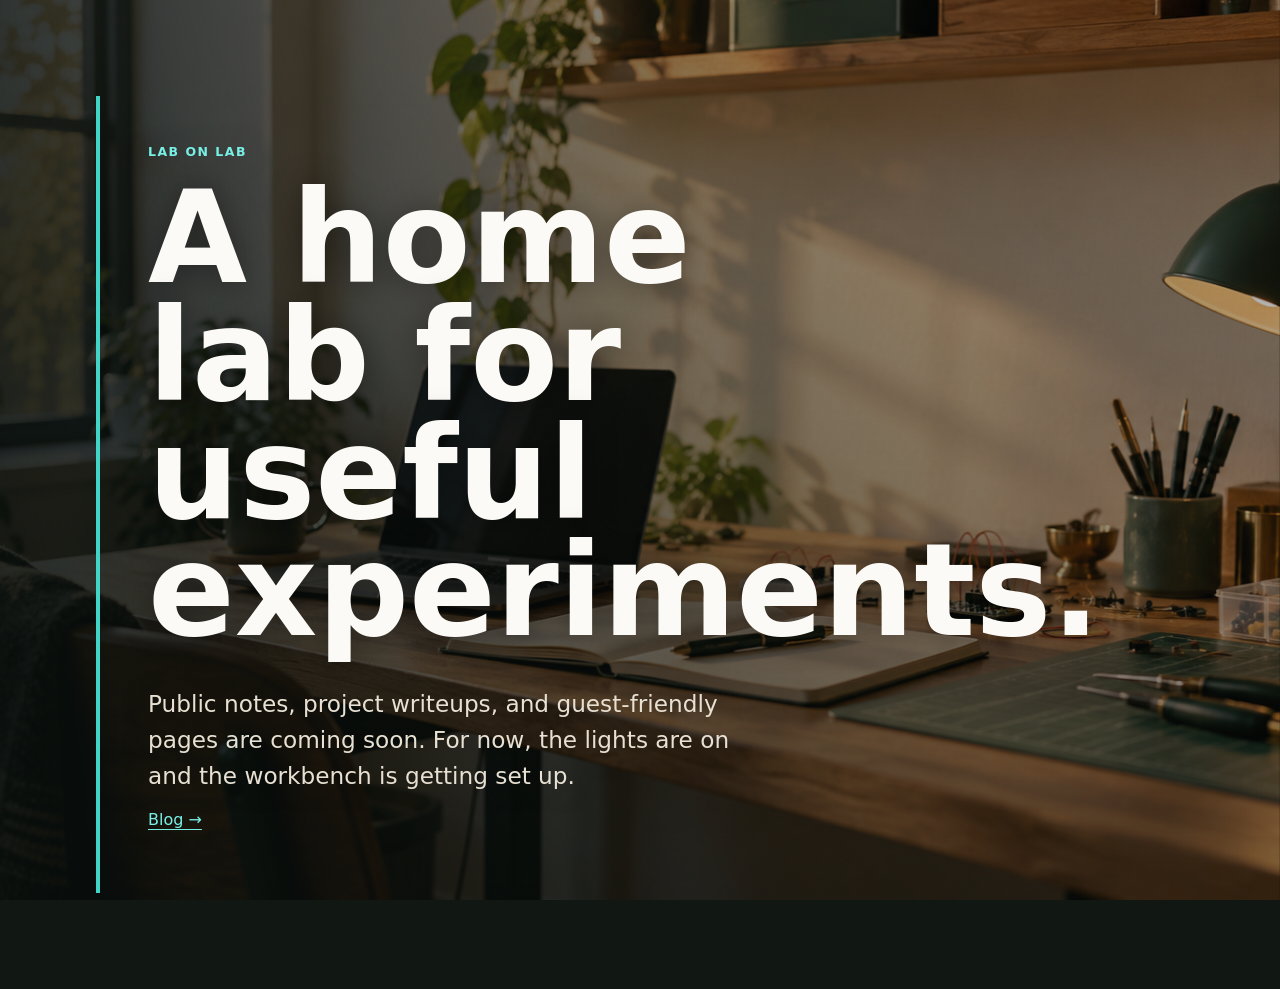
<file: index.html>
<!doctype html>
<html lang="en">
  <head>
    <meta charset="utf-8">
    <meta name="viewport" content="width=device-width, initial-scale=1">
    <title>Lab on Lab</title>
    <meta
      name="description"
      content="Lab on Lab is a small home lab for practical experiments, public notes, and useful tools."
    >
    <link rel="stylesheet" href="./styles.css">
  </head>
  <body>
    <img
      class="hero-image"
      src="./assets/home-lab-workbench.png"
      alt=""
      aria-hidden="true"
    >
    <main class="page-shell">
      <section class="intro" aria-labelledby="site-title">
        <p class="eyebrow">Lab on Lab</p>
        <h1 id="site-title">A home lab for useful experiments.</h1>
        <p class="lede">
          Public notes, project writeups, and guest-friendly pages are coming
          soon. For now, the lights are on and the workbench is getting set up.
        </p>
        <p><a class="blog-link" href="./blog/">Blog →</a></p>
      </section>
    </main>
  </body>
</html>
</file>
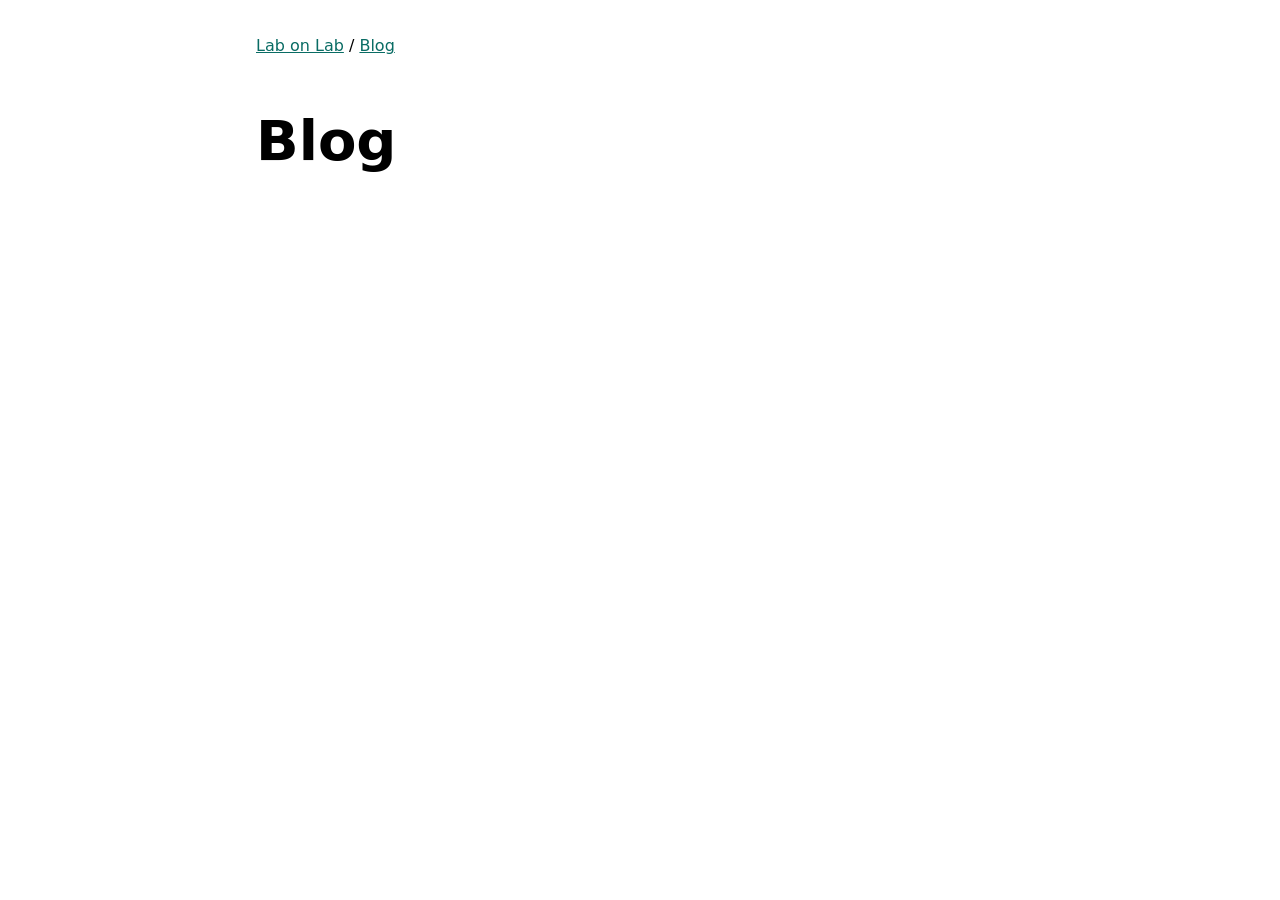
<file: blog/index.html>
<!doctype html>
<html lang="en">
<head>
  <meta charset="utf-8">
  <meta name="viewport" content="width=device-width, initial-scale=1">
  <title>Blog · Lab on Lab</title>
  <link rel="stylesheet" href="/blog.css">
</head>
<body>
  <header><a href="/">Lab on Lab</a> / <a href="/blog/">Blog</a></header>
  <main><h1>Blog</h1><ul></ul></main>
</body>
</html>
</file>
<file: styles.css>
:root {
  color-scheme: dark;
  --ink: #fbfaf6;
  --muted: #e8e1d3;
  --accent: #0f766e;
}

* {
  box-sizing: border-box;
}

html {
  min-height: 100%;
}

body {
  min-height: 100vh;
  margin: 0;
  background: #111713;
  color: var(--ink);
  font-family:
    Inter, ui-sans-serif, system-ui, -apple-system, BlinkMacSystemFont, "Segoe UI",
    sans-serif;
}

.hero-image {
  position: fixed;
  inset: 0;
  width: 100%;
  height: 100%;
  object-fit: cover;
}

body::after {
  position: fixed;
  inset: 0;
  background:
    linear-gradient(90deg, rgba(9, 15, 13, 0.82), rgba(9, 15, 13, 0.34) 58%, rgba(9, 15, 13, 0.08)),
    linear-gradient(0deg, rgba(9, 15, 13, 0.48), rgba(9, 15, 13, 0.12));
  content: "";
}

.page-shell {
  position: relative;
  z-index: 1;
  display: grid;
  min-height: 100vh;
  padding: clamp(32px, 8vw, 96px);
  place-items: center start;
}

.intro {
  width: min(100%, 780px);
  border-left: 4px solid #43d4c8;
  padding: clamp(24px, 5vw, 48px);
  text-shadow: 0 2px 32px rgba(0, 0, 0, 0.38);
}

.eyebrow {
  margin: 0 0 20px;
  color: #78f0e6;
  font-size: 0.78rem;
  font-weight: 800;
  letter-spacing: 0.12em;
  text-transform: uppercase;
}

.blog-link {
  color: #78f0e6;
  text-underline-offset: 0.25em;
}

h1 {
  max-width: 11ch;
  margin: 0;
  font-size: clamp(3.4rem, 10vw, 8.5rem);
  line-height: 0.92;
}

.lede {
  max-width: 620px;
  margin: clamp(24px, 4vw, 36px) 0 0;
  color: var(--muted);
  font-size: clamp(1.15rem, 2vw, 1.45rem);
  line-height: 1.55;
}

@media (max-width: 560px) {
  body::after {
    background:
      linear-gradient(0deg, rgba(9, 15, 13, 0.82), rgba(9, 15, 13, 0.34)),
      linear-gradient(90deg, rgba(9, 15, 13, 0.52), rgba(9, 15, 13, 0.22));
  }

  .page-shell {
    align-items: end;
    padding: 24px;
  }

  .intro {
    padding: 20px 0 20px 20px;
  }

  h1 {
    font-size: clamp(3rem, 18vw, 4.8rem);
  }
}
</file>
<file: blog.css>
:root { color-scheme: light dark; font-family: system-ui, sans-serif; line-height: 1.7; }
body { max-width: 48rem; margin: 0 auto; padding: 2rem 1.25rem 5rem; }
header { margin-bottom: 3rem; }
a { color: light-dark(#096c64, #78f0e6); }
h1, h2, h3 { line-height: 1.2; }
h1 { font-size: clamp(2.2rem, 7vw, 3.5rem); }
img { display: block; max-width: 100%; height: auto; margin: 2rem auto; border-radius: .4rem; }
pre { overflow-x: auto; padding: 1rem; background: light-dark(#eee, #222); }
blockquote { margin-left: 0; border-left: 3px solid #0f766e; padding-left: 1rem; }
</file>
